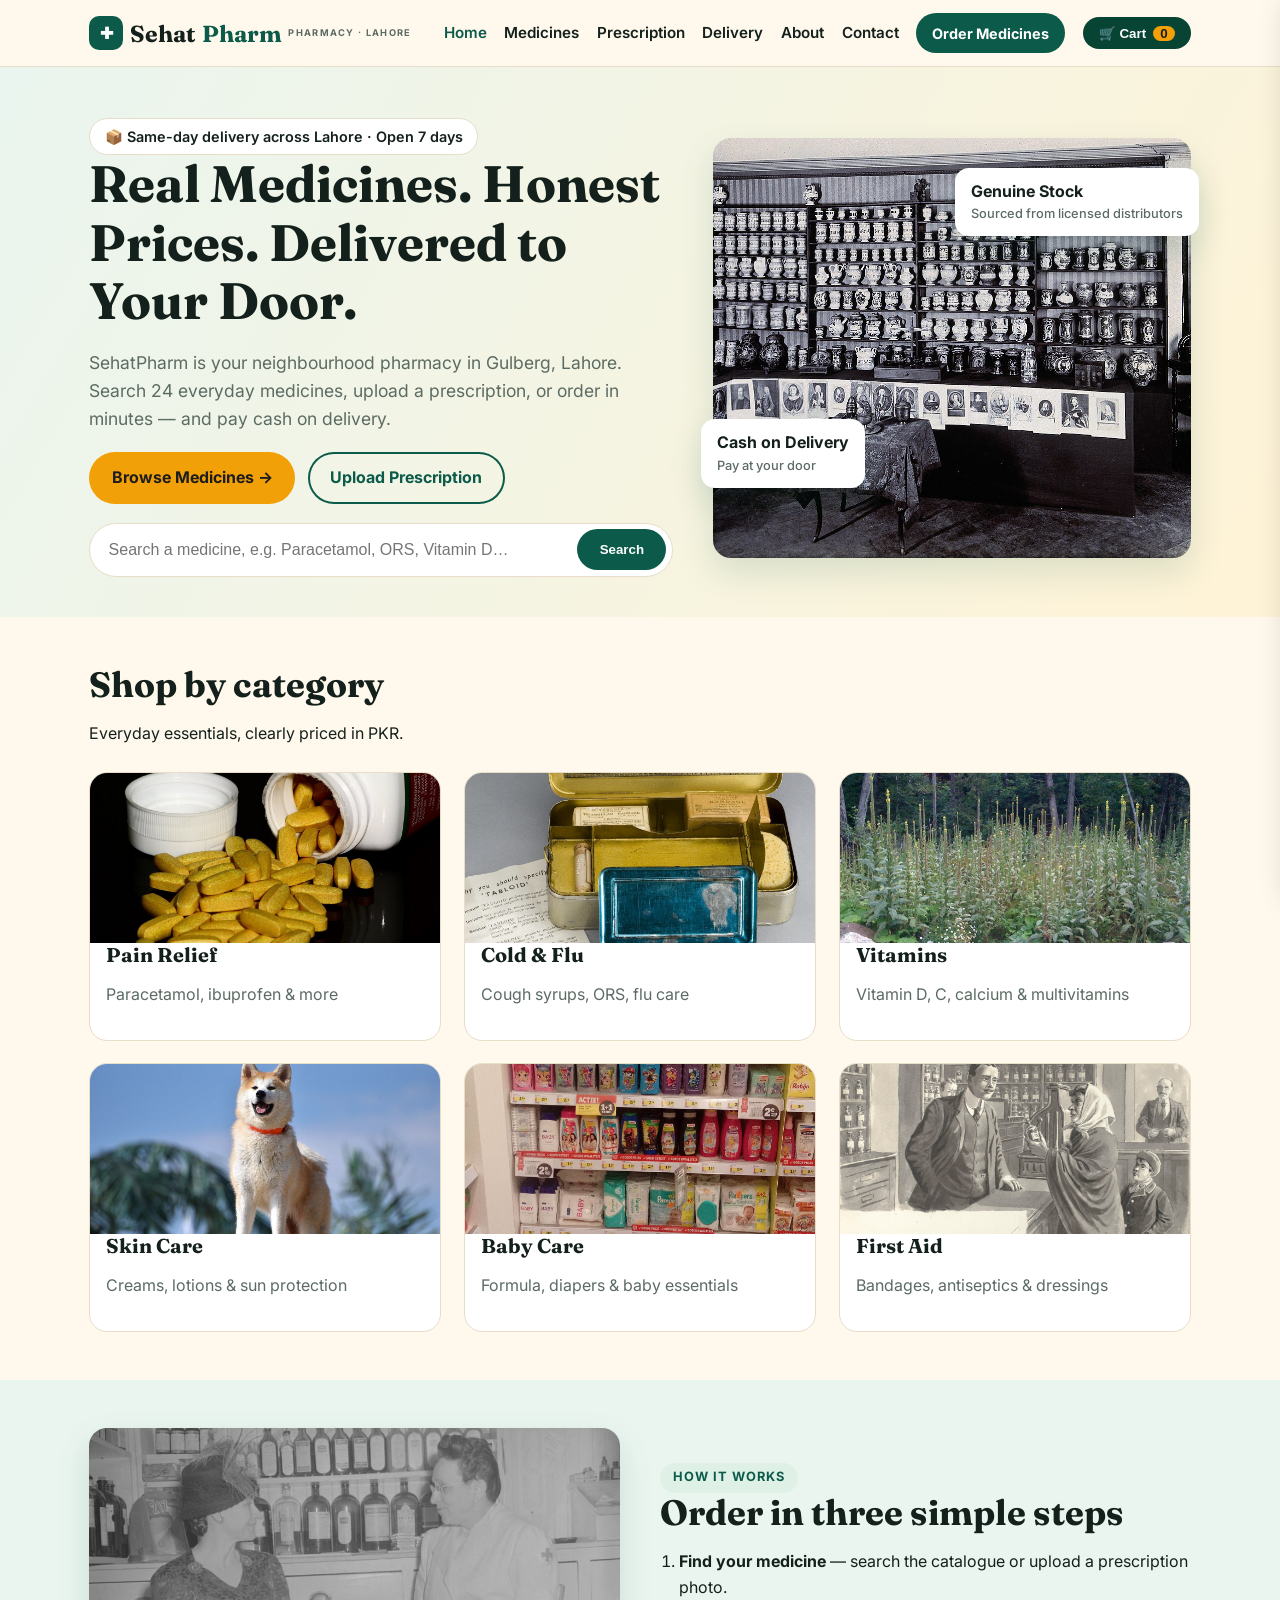
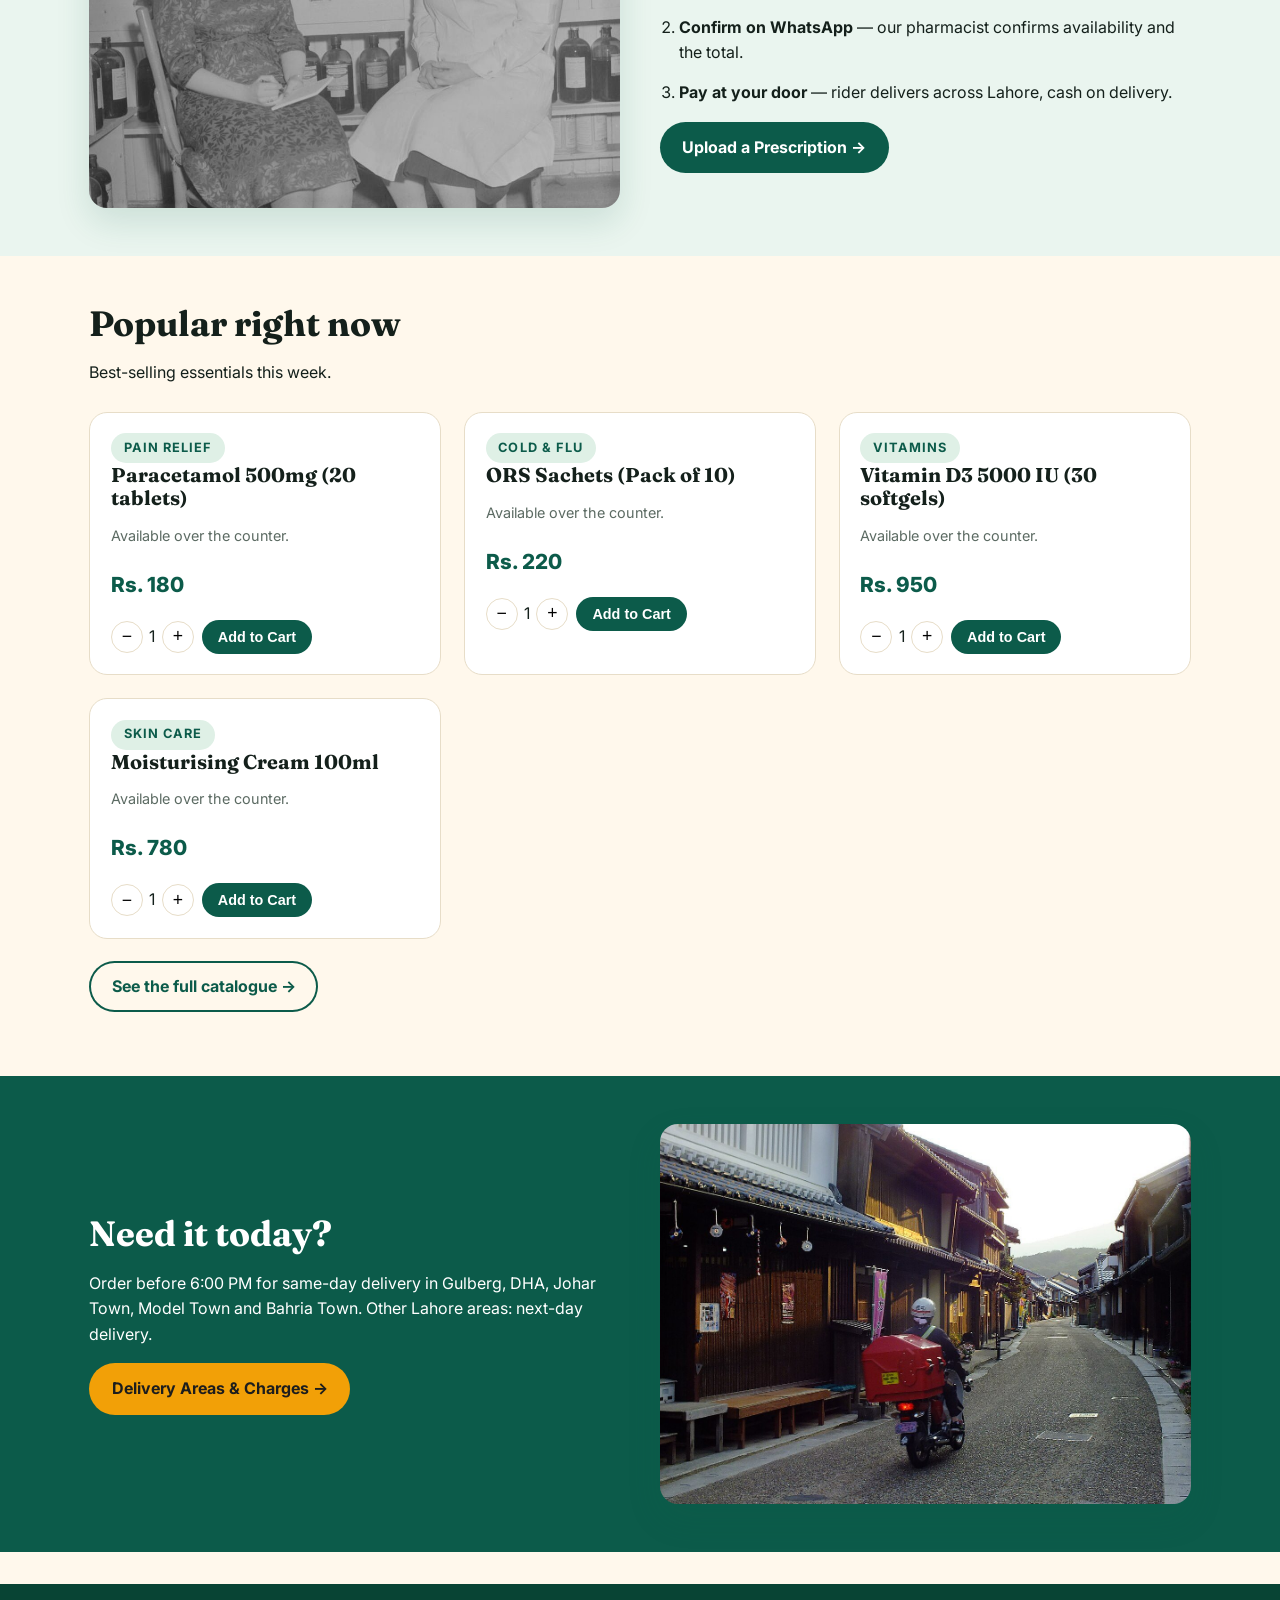
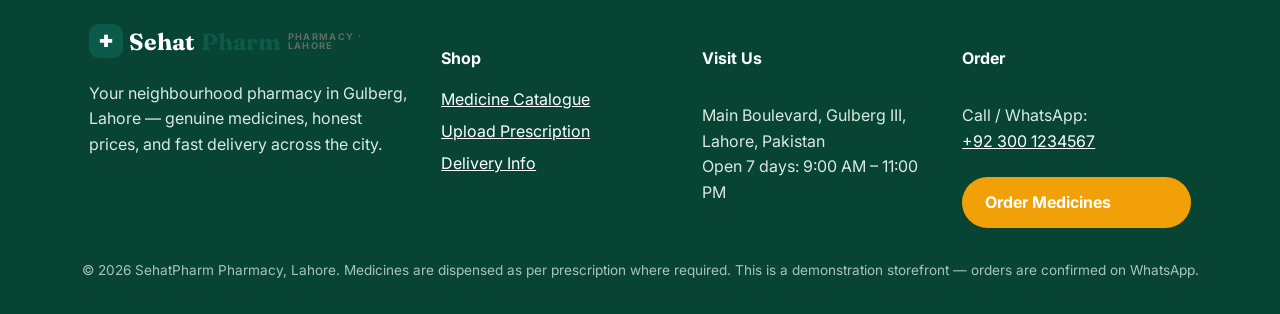
<file: index.html>
<!DOCTYPE html>
<html lang="en">
<head>
<meta charset="UTF-8">
<meta name="viewport" content="width=device-width, initial-scale=1.0">
<title>SehatPharm Pharmacy — Genuine Medicines & Fast Delivery | Lahore</title>
<meta name="description" content="SehatPharm Pharmacy, Gulberg Lahore — genuine medicines, prescription upload, and same-day delivery across Lahore.">
<link rel="preconnect" href="https://fonts.googleapis.com">
<link rel="preconnect" href="https://fonts.gstatic.com" crossorigin>
<link href="https://fonts.googleapis.com/css2?family=Fraunces:opsz,wght@9..144,600;9..144,700&family=Inter:wght@400;500;600;700&display=swap" rel="stylesheet">
<link rel="stylesheet" href="css/style.css">
</head>
<body>
<header class="header"><div class="container nav-in">
<a href="index.html" class="logo"><span class="logo-mark">&#10010;</span>Sehat<em>Pharm</em><small>PHARMACY &middot; LAHORE</small></a>
<nav class="nav" id="nav"><a href="index.html" class="active">Home</a><a href="medicines.html" class="">Medicines</a><a href="prescription.html" class="">Prescription</a><a href="delivery.html" class="">Delivery</a><a href="about.html" class="">About</a><a href="contact.html" class="">Contact</a><a href="medicines.html" class="btn btn-sm">Order Medicines</a><button class="cart-btn" id="cartBtn" aria-label="Open cart">&#128722; Cart <span id="cartCount">0</span></button></nav>
<button class="hamburger" id="hamburger" aria-label="Open menu"><span></span><span></span><span></span></button>
</div></header>
<div class="cart-drawer" id="cartDrawer" aria-hidden="true">
<div class="cart-head"><h3>Your Order</h3><button id="cartClose" aria-label="Close cart">&times;</button></div>
<div id="cartItems" class="cart-items"></div>
<div class="cart-foot"><div class="cart-total">Total: <b id="cartTotal">Rs. 0</b></div>
<p class="muted small">Delivery fee calculated at checkout on WhatsApp. Prescription items are confirmed by our pharmacist before dispatch.</p>
<button class="btn btn-amber wide" id="waCheckout">Order on WhatsApp &rarr;</button>
<button class="btn btn-outline wide" id="cartClear">Clear Cart</button></div>
</div>
<div class="cart-scrim" id="cartScrim"></div>

<section class="hero"><div class="container hero-in"><div>
<span class="badge">&#128230; Same-day delivery across Lahore &middot; Open 7 days</span>
<h1>Real Medicines. Honest Prices. Delivered to Your Door.</h1>
<p class="lead">SehatPharm is your neighbourhood pharmacy in Gulberg, Lahore. Search 24 everyday medicines, upload a prescription, or order in minutes — and pay cash on delivery.</p>
<div class="hero-actions"><a href="medicines.html" class="btn btn-amber">Browse Medicines &rarr;</a><a href="prescription.html" class="btn btn-outline">Upload Prescription</a></div>
<div class="hero-search"><input id="heroSearch" placeholder="Search a medicine, e.g. Paracetamol, ORS, Vitamin D&hellip;"><button class="btn btn-green" id="heroSearchBtn">Search</button></div>
</div>
<div class="hero-visual">
<img src="images/hero.jpg" alt="Well-stocked shelves inside SehatPharm Pharmacy in Lahore">
<div class="chip chip-1">Cash on Delivery<small>Pay at your door</small></div>
<div class="chip chip-2">Genuine Stock<small>Sourced from licensed distributors</small></div>
</div></div></section>

<section class="sec"><div class="container">
<div class="sec-head reveal"><h2>Shop by category</h2><p>Everyday essentials, clearly priced in PKR.</p></div>
<div class="grid cat-grid">
<a class="cat-card reveal" href="medicines.html?cat=Pain%20Relief"><img src="images/vitamins.jpg" alt="Pain relief tablets and supplements"><h3>Pain Relief</h3><p>Paracetamol, ibuprofen &amp; more</p></a>
<a class="cat-card reveal" href="medicines.html?cat=Cold%20%26%20Flu"><img src="images/firstaid.jpg" alt="First aid and cold care supplies"><h3>Cold &amp; Flu</h3><p>Cough syrups, ORS, flu care</p></a>
<a class="cat-card reveal" href="medicines.html?cat=Vitamins"><img src="images/wellness.jpg" alt="Vitamins and wellness supplements"><h3>Vitamins</h3><p>Vitamin D, C, calcium &amp; multivitamins</p></a>
<a class="cat-card reveal" href="medicines.html?cat=Skin%20Care"><img src="images/skincare.jpg" alt="Skin care creams and lotions"><h3>Skin Care</h3><p>Creams, lotions &amp; sun protection</p></a>
<a class="cat-card reveal" href="medicines.html?cat=Baby%20Care"><img src="images/baby.jpg" alt="Baby care products"><h3>Baby Care</h3><p>Formula, diapers &amp; baby essentials</p></a>
<a class="cat-card reveal" href="medicines.html?cat=First%20Aid"><img src="images/shelves.jpg" alt="Pharmacy shelves with medicines"><h3>First Aid</h3><p>Bandages, antiseptics &amp; dressings</p></a>
</div></div></section>

<section class="sec sec-alt"><div class="container two">
<div class="reveal"><img src="images/pharmacist.jpg" alt="Pharmacist at SehatPharm checking a prescription"></div>
<div class="reveal"><span class="pill">HOW IT WORKS</span><h2>Order in three simple steps</h2>
<ol class="steps"><li><b>Find your medicine</b> — search the catalogue or upload a prescription photo.</li>
<li><b>Confirm on WhatsApp</b> — our pharmacist confirms availability and the total.</li>
<li><b>Pay at your door</b> — rider delivers across Lahore, cash on delivery.</li></ol>
<a href="prescription.html" class="btn btn-green">Upload a Prescription &rarr;</a></div>
</div></section>

<section class="sec"><div class="container">
<div class="sec-head reveal"><h2>Popular right now</h2><p>Best-selling essentials this week.</p></div>
<div class="grid" id="homePopular"></div>
<p style="margin-top:1.4rem"><a href="medicines.html" class="btn btn-outline">See the full catalogue &rarr;</a></p>
</div></section>

<section class="sec sec-green"><div class="container two">
<div class="reveal"><h2>Need it today?</h2><p>Order before 6:00 PM for same-day delivery in Gulberg, DHA, Johar Town, Model Town and Bahria Town. Other Lahore areas: next-day delivery.</p><a href="delivery.html" class="btn btn-amber">Delivery Areas &amp; Charges &rarr;</a></div>
<div class="reveal"><img src="images/delivery.jpg" alt="Delivery rider on a motorcycle in the city"></div>
</div></section>

<footer class="footer"><div class="container foot-in">
<div><a href="index.html" class="logo"><span class="logo-mark">&#10010;</span>Sehat<em>Pharm</em><small>PHARMACY &middot; LAHORE</small></a>
<p>Your neighbourhood pharmacy in Gulberg, Lahore — genuine medicines, honest prices, and fast delivery across the city.</p></div>
<div><h4>Shop</h4><a href="medicines.html">Medicine Catalogue</a><a href="prescription.html">Upload Prescription</a><a href="delivery.html">Delivery Info</a></div>
<div><h4>Visit Us</h4><p>Main Boulevard, Gulberg III,<br>Lahore, Pakistan<br>Open 7 days: 9:00 AM &ndash; 11:00 PM</p></div>
<div><h4>Order</h4><p>Call / WhatsApp:<br><a href="https://wa.me/923001234567">+92 300 1234567</a></p><a href="medicines.html" class="btn btn-amber">Order Medicines</a></div>
</div><p class="foot-note">&copy; 2026 SehatPharm Pharmacy, Lahore. Medicines are dispensed as per prescription where required. This is a demonstration storefront — orders are confirmed on WhatsApp.</p></footer>
<script src="js/script.js"></script>
</body>
</html>
</file>
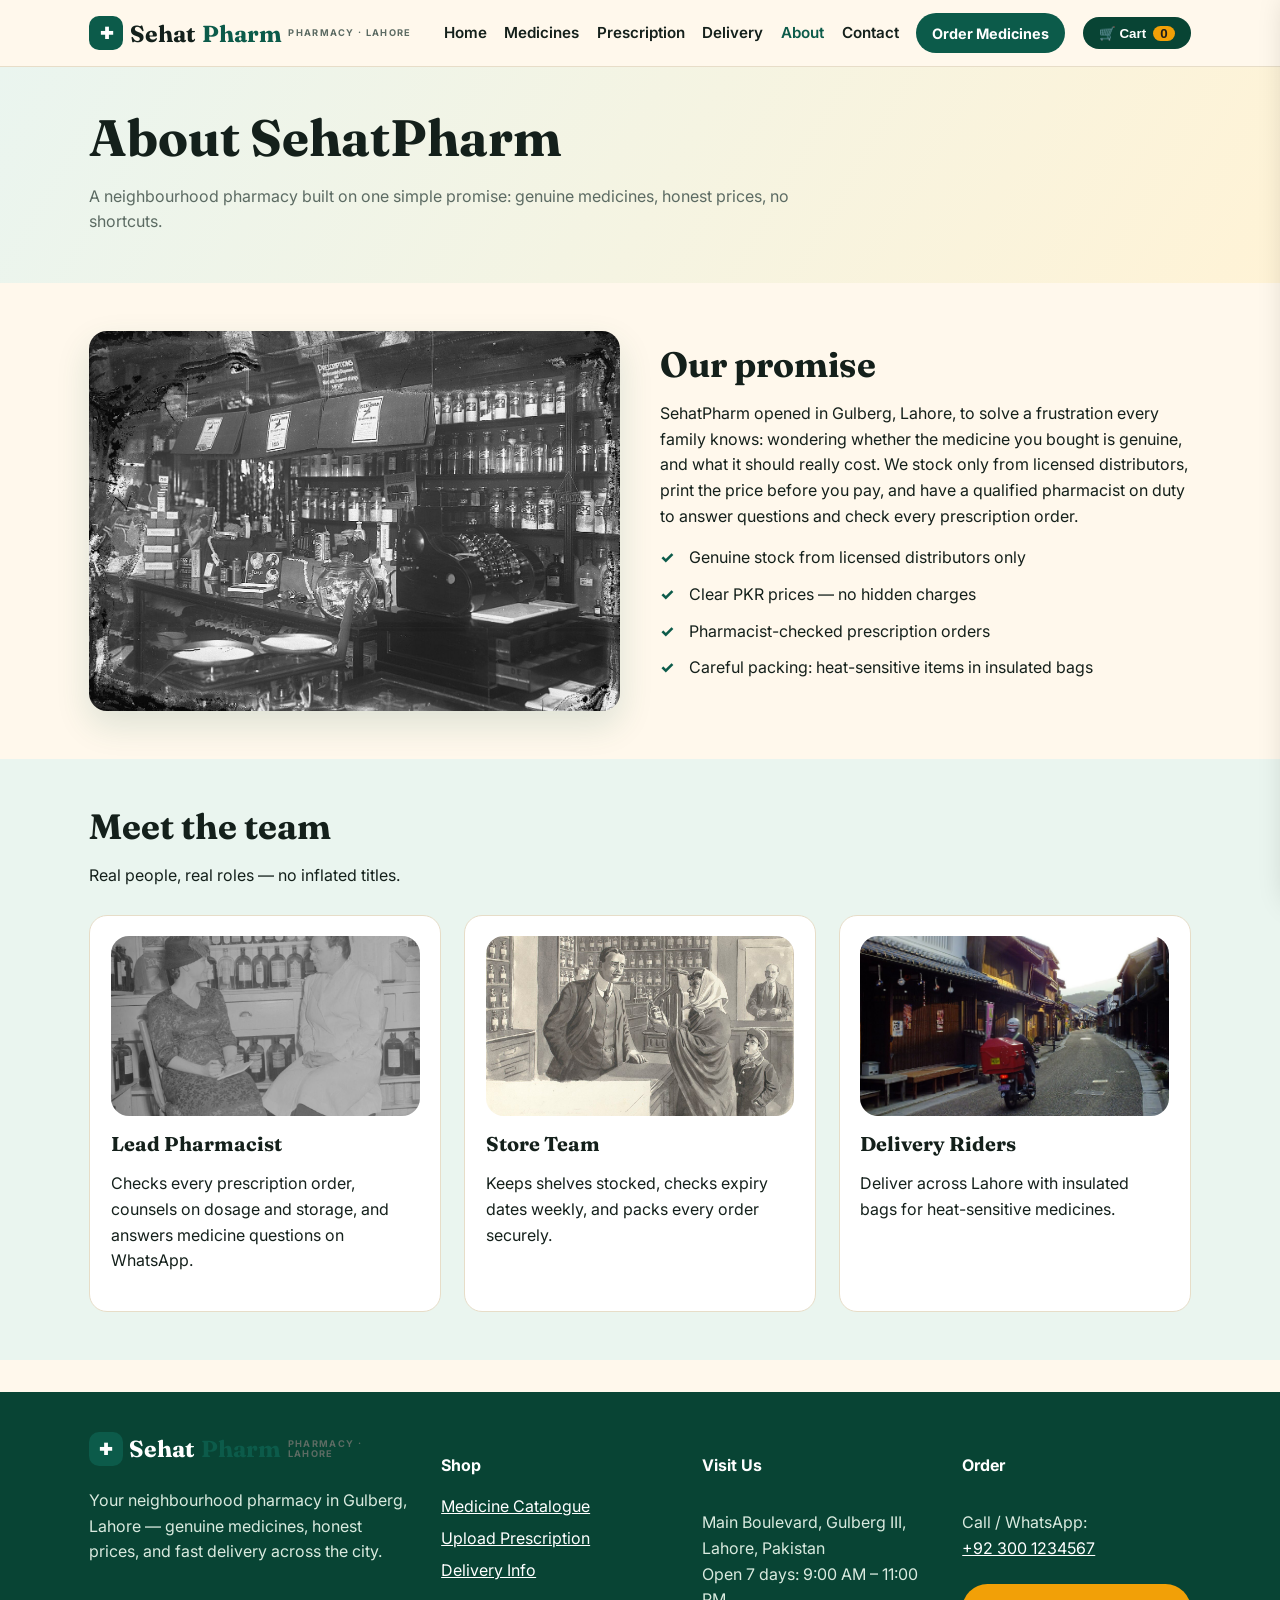
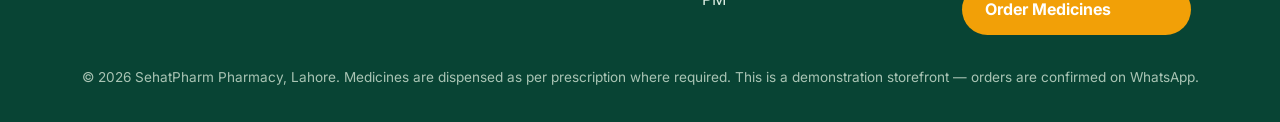
<file: about.html>
<!DOCTYPE html>
<html lang="en">
<head>
<meta charset="UTF-8">
<meta name="viewport" content="width=device-width, initial-scale=1.0">
<title>About SehatPharm Pharmacy — Lahore</title>
<meta name="description" content="About SehatPharm Pharmacy in Gulberg, Lahore — genuine medicines, a qualified pharmacist on staff, and honest service.">
<link rel="preconnect" href="https://fonts.googleapis.com">
<link rel="preconnect" href="https://fonts.gstatic.com" crossorigin>
<link href="https://fonts.googleapis.com/css2?family=Fraunces:opsz,wght@9..144,600;9..144,700&family=Inter:wght@400;500;600;700&display=swap" rel="stylesheet">
<link rel="stylesheet" href="css/style.css">
</head>
<body>
<header class="header"><div class="container nav-in">
<a href="index.html" class="logo"><span class="logo-mark">&#10010;</span>Sehat<em>Pharm</em><small>PHARMACY &middot; LAHORE</small></a>
<nav class="nav" id="nav"><a href="index.html" class="">Home</a><a href="medicines.html" class="">Medicines</a><a href="prescription.html" class="">Prescription</a><a href="delivery.html" class="">Delivery</a><a href="about.html" class="active">About</a><a href="contact.html" class="">Contact</a><a href="medicines.html" class="btn btn-sm">Order Medicines</a><button class="cart-btn" id="cartBtn" aria-label="Open cart">&#128722; Cart <span id="cartCount">0</span></button></nav>
<button class="hamburger" id="hamburger" aria-label="Open menu"><span></span><span></span><span></span></button>
</div></header>
<div class="cart-drawer" id="cartDrawer" aria-hidden="true">
<div class="cart-head"><h3>Your Order</h3><button id="cartClose" aria-label="Close cart">&times;</button></div>
<div id="cartItems" class="cart-items"></div>
<div class="cart-foot"><div class="cart-total">Total: <b id="cartTotal">Rs. 0</b></div>
<p class="muted small">Delivery fee calculated at checkout on WhatsApp. Prescription items are confirmed by our pharmacist before dispatch.</p>
<button class="btn btn-amber wide" id="waCheckout">Order on WhatsApp &rarr;</button>
<button class="btn btn-outline wide" id="cartClear">Clear Cart</button></div>
</div>
<div class="cart-scrim" id="cartScrim"></div>

<section class="page-head"><div class="container"><h1>About SehatPharm</h1><p>A neighbourhood pharmacy built on one simple promise: genuine medicines, honest prices, no shortcuts.</p></div></section>
<section class="sec"><div class="container two">
<div><img src="images/about.jpg" alt="Inside SehatPharm Pharmacy, Gulberg Lahore"></div>
<div><h2>Our promise</h2><p>SehatPharm opened in Gulberg, Lahore, to solve a frustration every family knows: wondering whether the medicine you bought is genuine, and what it should really cost. We stock only from licensed distributors, print the price before you pay, and have a qualified pharmacist on duty to answer questions and check every prescription order.</p>
<ul class="tick"><li>Genuine stock from licensed distributors only</li><li>Clear PKR prices — no hidden charges</li><li>Pharmacist-checked prescription orders</li><li>Careful packing: heat-sensitive items in insulated bags</li></ul></div>
</div></section>
<section class="sec sec-alt"><div class="container">
<div class="sec-head"><h2>Meet the team</h2><p>Real people, real roles — no inflated titles.</p></div>
<div class="grid">
<div class="card reveal"><div class="card-body"><img src="images/pharmacist.jpg" alt="Pharmacist at work at SehatPharm"><h3>Lead Pharmacist</h3><p>Checks every prescription order, counsels on dosage and storage, and answers medicine questions on WhatsApp.</p></div></div>
<div class="card reveal"><div class="card-body"><img src="images/shelves.jpg" alt="Organised medicine shelves at SehatPharm"><h3>Store Team</h3><p>Keeps shelves stocked, checks expiry dates weekly, and packs every order securely.</p></div></div>
<div class="card reveal"><div class="card-body"><img src="images/delivery.jpg" alt="SehatPharm delivery rider"><h3>Delivery Riders</h3><p>Deliver across Lahore with insulated bags for heat-sensitive medicines.</p></div></div>
</div></div></section>

<footer class="footer"><div class="container foot-in">
<div><a href="index.html" class="logo"><span class="logo-mark">&#10010;</span>Sehat<em>Pharm</em><small>PHARMACY &middot; LAHORE</small></a>
<p>Your neighbourhood pharmacy in Gulberg, Lahore — genuine medicines, honest prices, and fast delivery across the city.</p></div>
<div><h4>Shop</h4><a href="medicines.html">Medicine Catalogue</a><a href="prescription.html">Upload Prescription</a><a href="delivery.html">Delivery Info</a></div>
<div><h4>Visit Us</h4><p>Main Boulevard, Gulberg III,<br>Lahore, Pakistan<br>Open 7 days: 9:00 AM &ndash; 11:00 PM</p></div>
<div><h4>Order</h4><p>Call / WhatsApp:<br><a href="https://wa.me/923001234567">+92 300 1234567</a></p><a href="medicines.html" class="btn btn-amber">Order Medicines</a></div>
</div><p class="foot-note">&copy; 2026 SehatPharm Pharmacy, Lahore. Medicines are dispensed as per prescription where required. This is a demonstration storefront — orders are confirmed on WhatsApp.</p></footer>
<script src="js/script.js"></script>
</body>
</html>
</file>
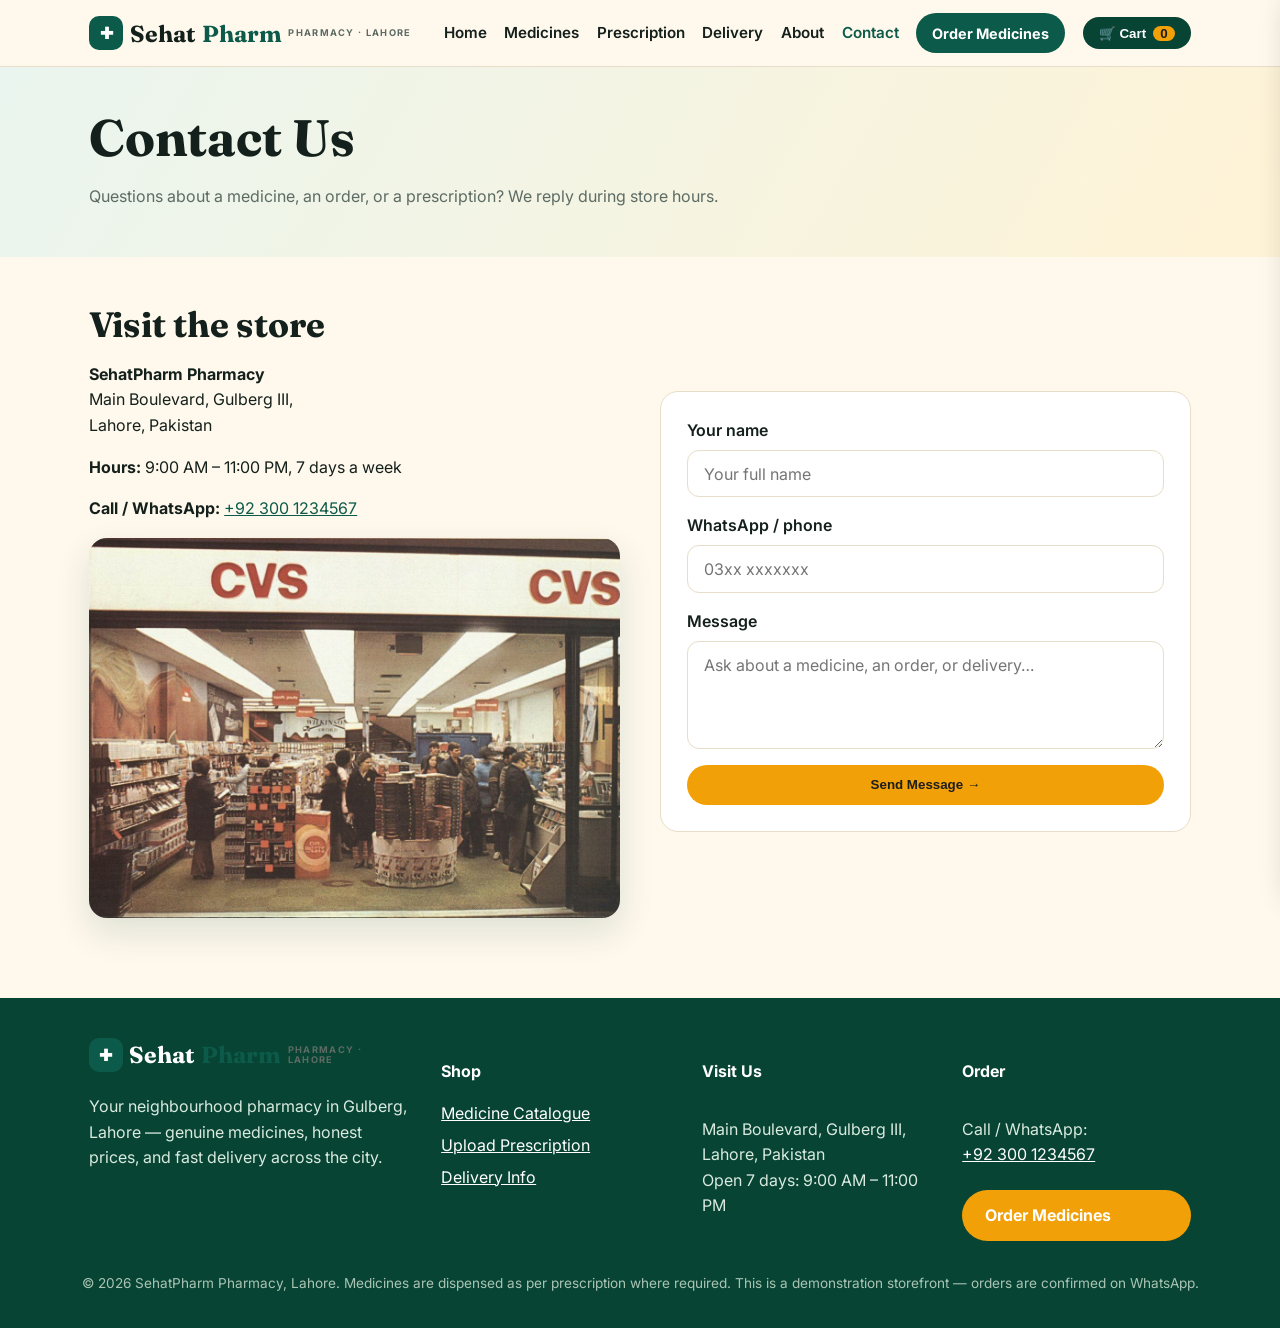
<file: contact.html>
<!DOCTYPE html>
<html lang="en">
<head>
<meta charset="UTF-8">
<meta name="viewport" content="width=device-width, initial-scale=1.0">
<title>Contact SehatPharm Pharmacy — Lahore</title>
<meta name="description" content="Contact SehatPharm Pharmacy in Gulberg, Lahore — visit the store, call or WhatsApp, or send a message.">
<link rel="preconnect" href="https://fonts.googleapis.com">
<link rel="preconnect" href="https://fonts.gstatic.com" crossorigin>
<link href="https://fonts.googleapis.com/css2?family=Fraunces:opsz,wght@9..144,600;9..144,700&family=Inter:wght@400;500;600;700&display=swap" rel="stylesheet">
<link rel="stylesheet" href="css/style.css">
</head>
<body>
<header class="header"><div class="container nav-in">
<a href="index.html" class="logo"><span class="logo-mark">&#10010;</span>Sehat<em>Pharm</em><small>PHARMACY &middot; LAHORE</small></a>
<nav class="nav" id="nav"><a href="index.html" class="">Home</a><a href="medicines.html" class="">Medicines</a><a href="prescription.html" class="">Prescription</a><a href="delivery.html" class="">Delivery</a><a href="about.html" class="">About</a><a href="contact.html" class="active">Contact</a><a href="medicines.html" class="btn btn-sm">Order Medicines</a><button class="cart-btn" id="cartBtn" aria-label="Open cart">&#128722; Cart <span id="cartCount">0</span></button></nav>
<button class="hamburger" id="hamburger" aria-label="Open menu"><span></span><span></span><span></span></button>
</div></header>
<div class="cart-drawer" id="cartDrawer" aria-hidden="true">
<div class="cart-head"><h3>Your Order</h3><button id="cartClose" aria-label="Close cart">&times;</button></div>
<div id="cartItems" class="cart-items"></div>
<div class="cart-foot"><div class="cart-total">Total: <b id="cartTotal">Rs. 0</b></div>
<p class="muted small">Delivery fee calculated at checkout on WhatsApp. Prescription items are confirmed by our pharmacist before dispatch.</p>
<button class="btn btn-amber wide" id="waCheckout">Order on WhatsApp &rarr;</button>
<button class="btn btn-outline wide" id="cartClear">Clear Cart</button></div>
</div>
<div class="cart-scrim" id="cartScrim"></div>

<section class="page-head"><div class="container"><h1>Contact Us</h1><p>Questions about a medicine, an order, or a prescription? We reply during store hours.</p></div></section>
<section class="sec"><div class="container two">
<div>
<h2>Visit the store</h2>
<p><b>SehatPharm Pharmacy</b><br>Main Boulevard, Gulberg III,<br>Lahore, Pakistan</p>
<p><b>Hours:</b> 9:00 AM &ndash; 11:00 PM, 7 days a week</p>
<p><b>Call / WhatsApp:</b> <a href="https://wa.me/923001234567">+92 300 1234567</a></p>
<img src="images/contact.jpg" alt="SehatPharm Pharmacy storefront">
</div>
<div>
<form class="form" id="contactForm">
<label>Your name <input required id="cName" placeholder="Your full name"></label>
<label>WhatsApp / phone <input required id="cPhone" placeholder="03xx xxxxxxx"></label>
<label>Message <textarea required id="cMsg" rows="4" placeholder="Ask about a medicine, an order, or delivery&hellip;"></textarea></label>
<button class="btn btn-amber wide" type="submit">Send Message &rarr;</button>
<div class="success" id="cSuccess" hidden></div>
</form>
</div></div></section>

<footer class="footer"><div class="container foot-in">
<div><a href="index.html" class="logo"><span class="logo-mark">&#10010;</span>Sehat<em>Pharm</em><small>PHARMACY &middot; LAHORE</small></a>
<p>Your neighbourhood pharmacy in Gulberg, Lahore — genuine medicines, honest prices, and fast delivery across the city.</p></div>
<div><h4>Shop</h4><a href="medicines.html">Medicine Catalogue</a><a href="prescription.html">Upload Prescription</a><a href="delivery.html">Delivery Info</a></div>
<div><h4>Visit Us</h4><p>Main Boulevard, Gulberg III,<br>Lahore, Pakistan<br>Open 7 days: 9:00 AM &ndash; 11:00 PM</p></div>
<div><h4>Order</h4><p>Call / WhatsApp:<br><a href="https://wa.me/923001234567">+92 300 1234567</a></p><a href="medicines.html" class="btn btn-amber">Order Medicines</a></div>
</div><p class="foot-note">&copy; 2026 SehatPharm Pharmacy, Lahore. Medicines are dispensed as per prescription where required. This is a demonstration storefront — orders are confirmed on WhatsApp.</p></footer>
<script src="js/script.js"></script>
</body>
</html>
</file>
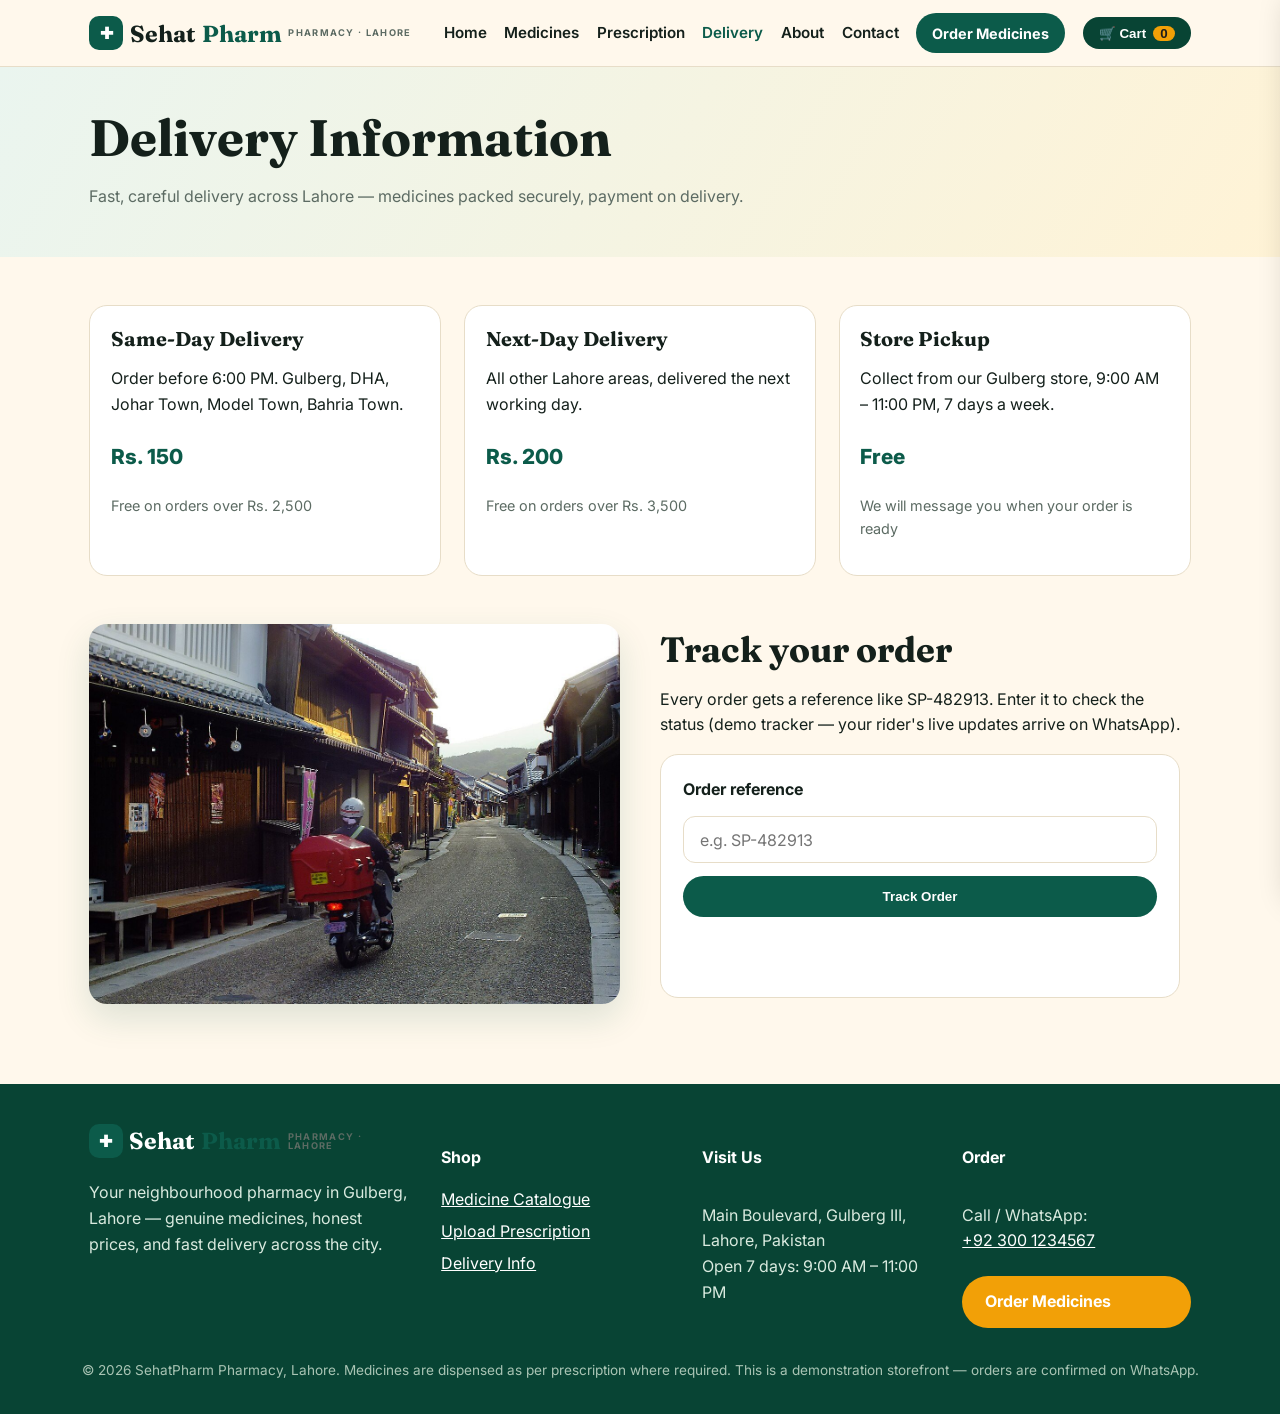
<file: delivery.html>
<!DOCTYPE html>
<html lang="en">
<head>
<meta charset="UTF-8">
<meta name="viewport" content="width=device-width, initial-scale=1.0">
<title>Delivery Information — SehatPharm Pharmacy Lahore</title>
<meta name="description" content="SehatPharm delivery areas, charges and timings across Lahore, plus order tracking.">
<link rel="preconnect" href="https://fonts.googleapis.com">
<link rel="preconnect" href="https://fonts.gstatic.com" crossorigin>
<link href="https://fonts.googleapis.com/css2?family=Fraunces:opsz,wght@9..144,600;9..144,700&family=Inter:wght@400;500;600;700&display=swap" rel="stylesheet">
<link rel="stylesheet" href="css/style.css">
</head>
<body>
<header class="header"><div class="container nav-in">
<a href="index.html" class="logo"><span class="logo-mark">&#10010;</span>Sehat<em>Pharm</em><small>PHARMACY &middot; LAHORE</small></a>
<nav class="nav" id="nav"><a href="index.html" class="">Home</a><a href="medicines.html" class="">Medicines</a><a href="prescription.html" class="">Prescription</a><a href="delivery.html" class="active">Delivery</a><a href="about.html" class="">About</a><a href="contact.html" class="">Contact</a><a href="medicines.html" class="btn btn-sm">Order Medicines</a><button class="cart-btn" id="cartBtn" aria-label="Open cart">&#128722; Cart <span id="cartCount">0</span></button></nav>
<button class="hamburger" id="hamburger" aria-label="Open menu"><span></span><span></span><span></span></button>
</div></header>
<div class="cart-drawer" id="cartDrawer" aria-hidden="true">
<div class="cart-head"><h3>Your Order</h3><button id="cartClose" aria-label="Close cart">&times;</button></div>
<div id="cartItems" class="cart-items"></div>
<div class="cart-foot"><div class="cart-total">Total: <b id="cartTotal">Rs. 0</b></div>
<p class="muted small">Delivery fee calculated at checkout on WhatsApp. Prescription items are confirmed by our pharmacist before dispatch.</p>
<button class="btn btn-amber wide" id="waCheckout">Order on WhatsApp &rarr;</button>
<button class="btn btn-outline wide" id="cartClear">Clear Cart</button></div>
</div>
<div class="cart-scrim" id="cartScrim"></div>

<section class="page-head"><div class="container"><h1>Delivery Information</h1><p>Fast, careful delivery across Lahore — medicines packed securely, payment on delivery.</p></div></section>
<section class="sec"><div class="container">
<div class="grid">
<div class="card reveal"><div class="card-body"><h3>Same-Day Delivery</h3><p>Order before 6:00 PM. Gulberg, DHA, Johar Town, Model Town, Bahria Town.</p><span class="price">Rs. 150</span><p class="muted small">Free on orders over Rs. 2,500</p></div></div>
<div class="card reveal"><div class="card-body"><h3>Next-Day Delivery</h3><p>All other Lahore areas, delivered the next working day.</p><span class="price">Rs. 200</span><p class="muted small">Free on orders over Rs. 3,500</p></div></div>
<div class="card reveal"><div class="card-body"><h3>Store Pickup</h3><p>Collect from our Gulberg store, 9:00 AM &ndash; 11:00 PM, 7 days a week.</p><span class="price">Free</span><p class="muted small">We will message you when your order is ready</p></div></div>
</div></div></section>
<section class="sec" style="padding-top:0"><div class="container two">
<div class="reveal"><img src="images/delivery.jpg" alt="SehatPharm delivery rider ready to leave with an order"></div>
<div class="reveal"><h2>Track your order</h2><p>Every order gets a reference like SP-482913. Enter it to check the status (demo tracker — your rider's live updates arrive on WhatsApp).</p>
<div class="lookup"><label for="trackRef"><b>Order reference</b></label><input id="trackRef" placeholder="e.g. SP-482913"><button class="btn btn-green" id="trackBtn">Track Order</button><p class="err" id="trackErr"></p><div id="trackResult"></div></div></div>
</div></section>

<footer class="footer"><div class="container foot-in">
<div><a href="index.html" class="logo"><span class="logo-mark">&#10010;</span>Sehat<em>Pharm</em><small>PHARMACY &middot; LAHORE</small></a>
<p>Your neighbourhood pharmacy in Gulberg, Lahore — genuine medicines, honest prices, and fast delivery across the city.</p></div>
<div><h4>Shop</h4><a href="medicines.html">Medicine Catalogue</a><a href="prescription.html">Upload Prescription</a><a href="delivery.html">Delivery Info</a></div>
<div><h4>Visit Us</h4><p>Main Boulevard, Gulberg III,<br>Lahore, Pakistan<br>Open 7 days: 9:00 AM &ndash; 11:00 PM</p></div>
<div><h4>Order</h4><p>Call / WhatsApp:<br><a href="https://wa.me/923001234567">+92 300 1234567</a></p><a href="medicines.html" class="btn btn-amber">Order Medicines</a></div>
</div><p class="foot-note">&copy; 2026 SehatPharm Pharmacy, Lahore. Medicines are dispensed as per prescription where required. This is a demonstration storefront — orders are confirmed on WhatsApp.</p></footer>
<script src="js/script.js"></script>
</body>
</html>
</file>
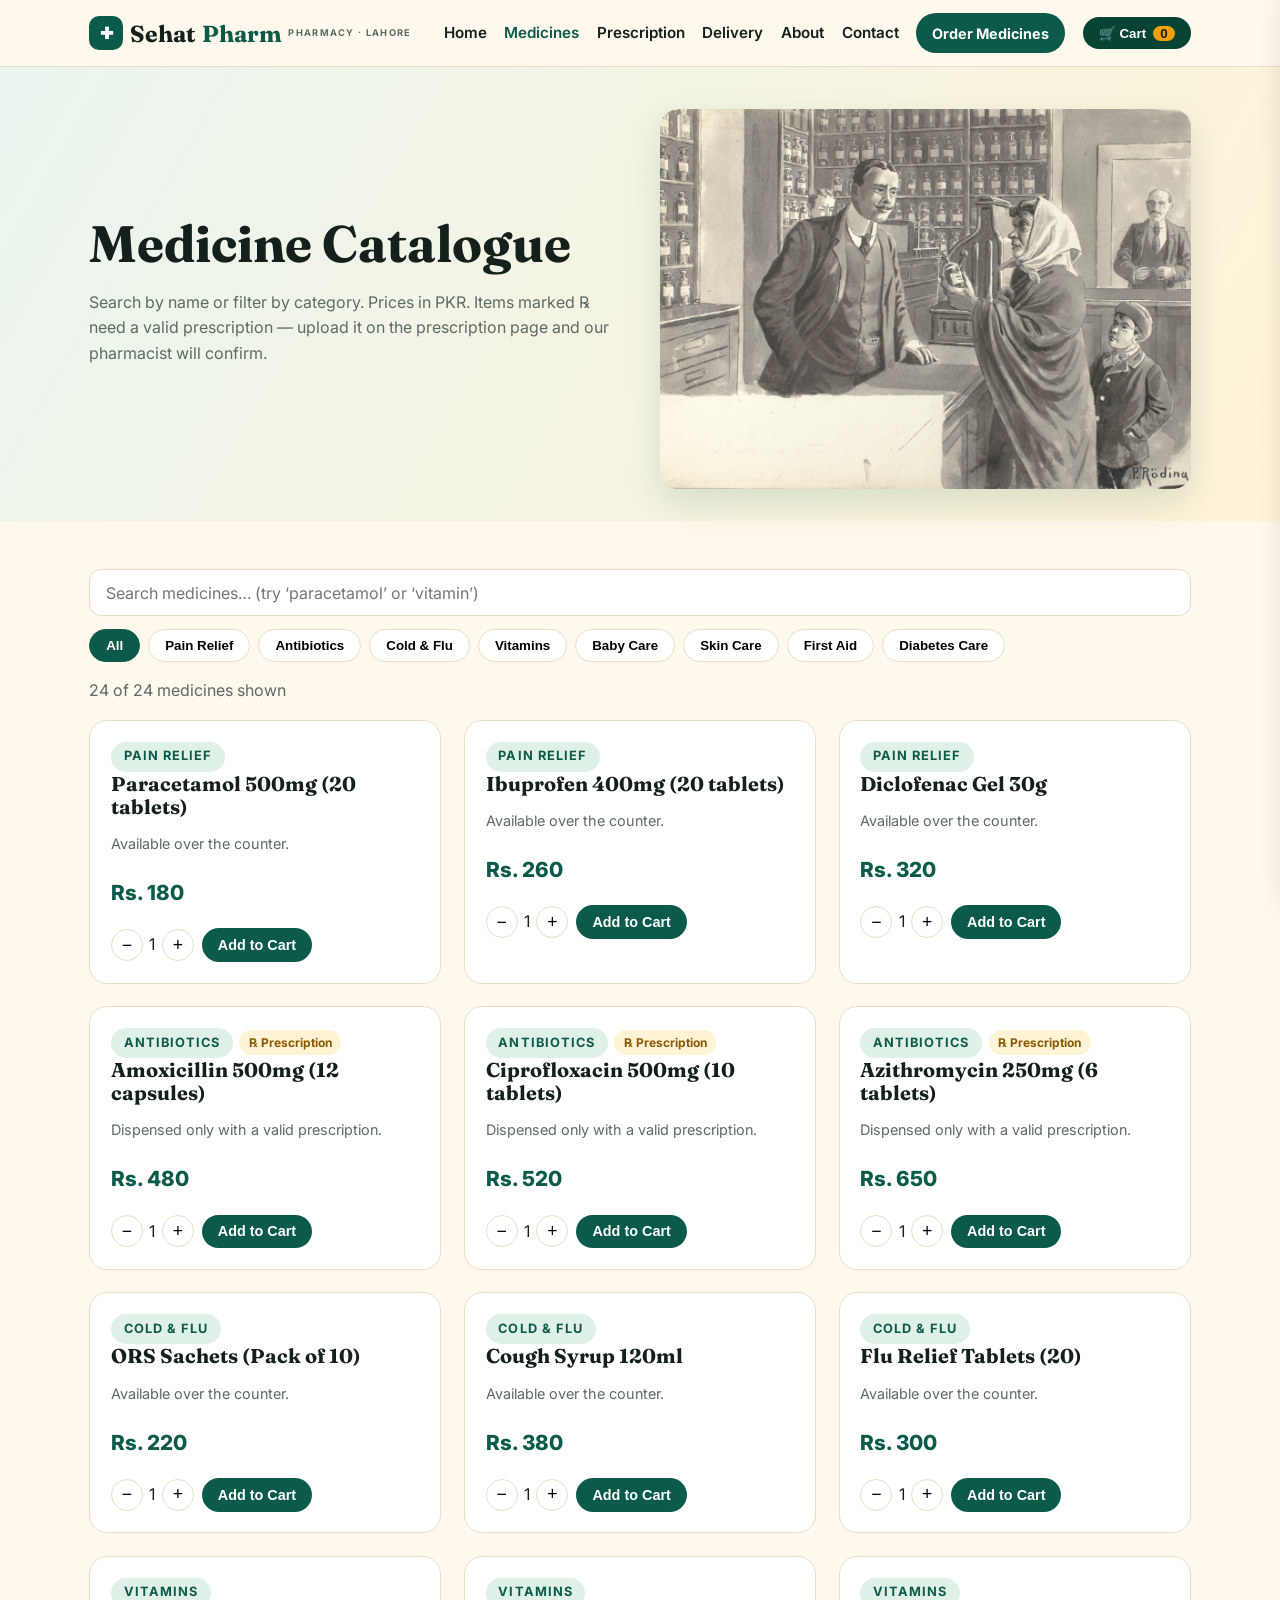
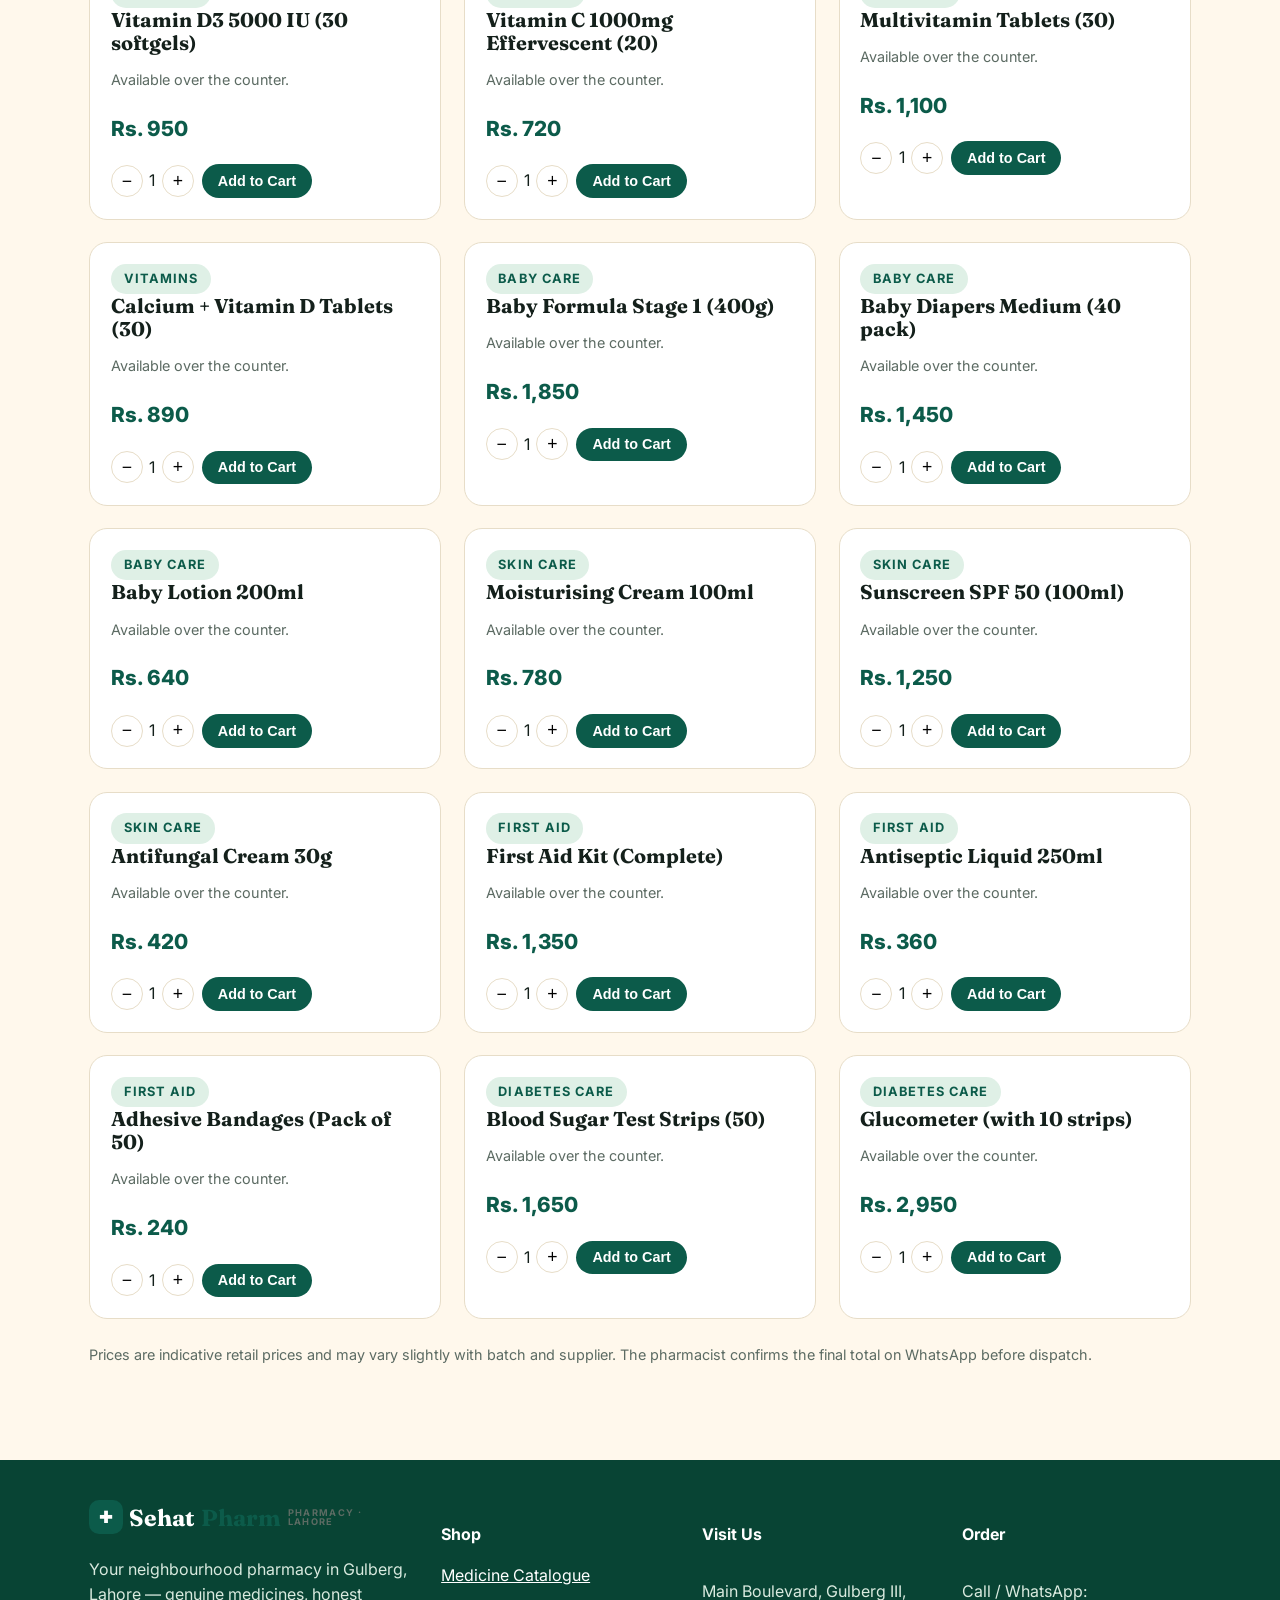
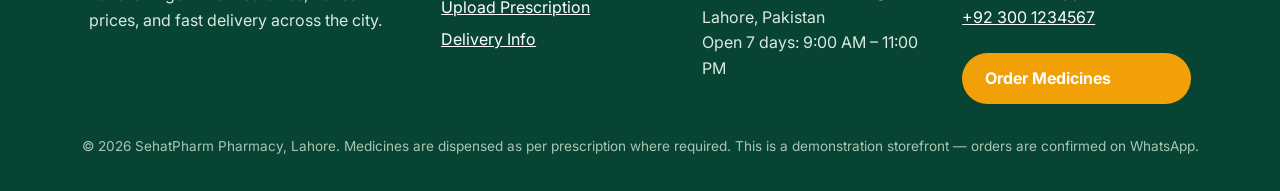
<file: medicines.html>
<!DOCTYPE html>
<html lang="en">
<head>
<meta charset="UTF-8">
<meta name="viewport" content="width=device-width, initial-scale=1.0">
<title>Medicine Catalogue — SehatPharm Pharmacy Lahore</title>
<meta name="description" content="Search SehatPharm's medicine catalogue by name or category, with honest PKR prices and WhatsApp ordering.">
<link rel="preconnect" href="https://fonts.googleapis.com">
<link rel="preconnect" href="https://fonts.gstatic.com" crossorigin>
<link href="https://fonts.googleapis.com/css2?family=Fraunces:opsz,wght@9..144,600;9..144,700&family=Inter:wght@400;500;600;700&display=swap" rel="stylesheet">
<link rel="stylesheet" href="css/style.css">
</head>
<body>
<header class="header"><div class="container nav-in">
<a href="index.html" class="logo"><span class="logo-mark">&#10010;</span>Sehat<em>Pharm</em><small>PHARMACY &middot; LAHORE</small></a>
<nav class="nav" id="nav"><a href="index.html" class="">Home</a><a href="medicines.html" class="active">Medicines</a><a href="prescription.html" class="">Prescription</a><a href="delivery.html" class="">Delivery</a><a href="about.html" class="">About</a><a href="contact.html" class="">Contact</a><a href="medicines.html" class="btn btn-sm">Order Medicines</a><button class="cart-btn" id="cartBtn" aria-label="Open cart">&#128722; Cart <span id="cartCount">0</span></button></nav>
<button class="hamburger" id="hamburger" aria-label="Open menu"><span></span><span></span><span></span></button>
</div></header>
<div class="cart-drawer" id="cartDrawer" aria-hidden="true">
<div class="cart-head"><h3>Your Order</h3><button id="cartClose" aria-label="Close cart">&times;</button></div>
<div id="cartItems" class="cart-items"></div>
<div class="cart-foot"><div class="cart-total">Total: <b id="cartTotal">Rs. 0</b></div>
<p class="muted small">Delivery fee calculated at checkout on WhatsApp. Prescription items are confirmed by our pharmacist before dispatch.</p>
<button class="btn btn-amber wide" id="waCheckout">Order on WhatsApp &rarr;</button>
<button class="btn btn-outline wide" id="cartClear">Clear Cart</button></div>
</div>
<div class="cart-scrim" id="cartScrim"></div>

<section class="page-head"><div class="container two"><div><h1>Medicine Catalogue</h1><p>Search by name or filter by category. Prices in PKR. Items marked &#8478; need a valid prescription — upload it on the prescription page and our pharmacist will confirm.</p></div><div><img src="images/shelves.jpg" alt="Medicine shelves at SehatPharm Pharmacy"></div></div></section>
<section class="sec"><div class="container">
<div class="toolbar">
<input id="medSearch" placeholder="Search medicines&hellip; (try &lsquo;paracetamol&rsquo; or &lsquo;vitamin&rsquo;)">
<div class="filters" id="catFilters"></div>
</div>
<p class="muted" id="medCount"></p>
<div class="grid" id="medGrid"></div>
<p class="muted small" style="margin-top:1.5rem">Prices are indicative retail prices and may vary slightly with batch and supplier. The pharmacist confirms the final total on WhatsApp before dispatch.</p>
</div></section>

<footer class="footer"><div class="container foot-in">
<div><a href="index.html" class="logo"><span class="logo-mark">&#10010;</span>Sehat<em>Pharm</em><small>PHARMACY &middot; LAHORE</small></a>
<p>Your neighbourhood pharmacy in Gulberg, Lahore — genuine medicines, honest prices, and fast delivery across the city.</p></div>
<div><h4>Shop</h4><a href="medicines.html">Medicine Catalogue</a><a href="prescription.html">Upload Prescription</a><a href="delivery.html">Delivery Info</a></div>
<div><h4>Visit Us</h4><p>Main Boulevard, Gulberg III,<br>Lahore, Pakistan<br>Open 7 days: 9:00 AM &ndash; 11:00 PM</p></div>
<div><h4>Order</h4><p>Call / WhatsApp:<br><a href="https://wa.me/923001234567">+92 300 1234567</a></p><a href="medicines.html" class="btn btn-amber">Order Medicines</a></div>
</div><p class="foot-note">&copy; 2026 SehatPharm Pharmacy, Lahore. Medicines are dispensed as per prescription where required. This is a demonstration storefront — orders are confirmed on WhatsApp.</p></footer>
<script src="js/script.js"></script>
</body>
</html>
</file>
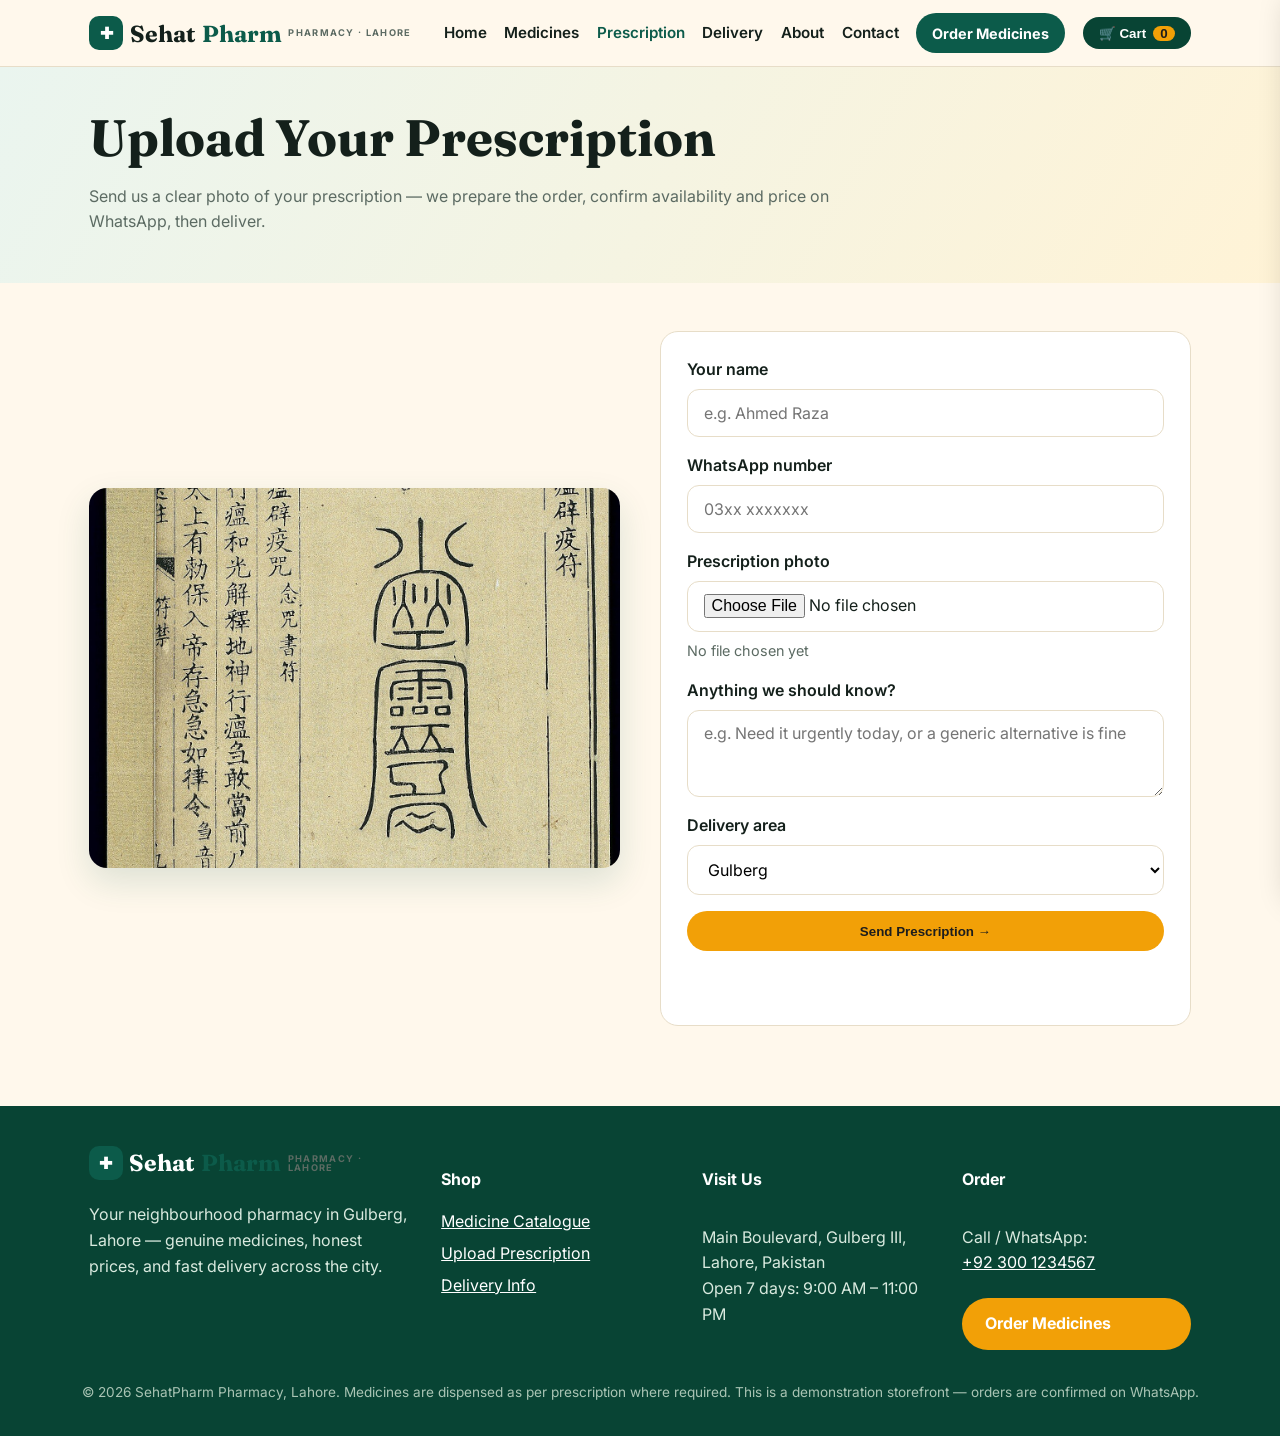
<file: prescription.html>
<!DOCTYPE html>
<html lang="en">
<head>
<meta charset="UTF-8">
<meta name="viewport" content="width=device-width, initial-scale=1.0">
<title>Upload Prescription — SehatPharm Pharmacy Lahore</title>
<meta name="description" content="Upload a photo of your prescription and SehatPharm's pharmacist will prepare your order and confirm it on WhatsApp.">
<link rel="preconnect" href="https://fonts.googleapis.com">
<link rel="preconnect" href="https://fonts.gstatic.com" crossorigin>
<link href="https://fonts.googleapis.com/css2?family=Fraunces:opsz,wght@9..144,600;9..144,700&family=Inter:wght@400;500;600;700&display=swap" rel="stylesheet">
<link rel="stylesheet" href="css/style.css">
</head>
<body>
<header class="header"><div class="container nav-in">
<a href="index.html" class="logo"><span class="logo-mark">&#10010;</span>Sehat<em>Pharm</em><small>PHARMACY &middot; LAHORE</small></a>
<nav class="nav" id="nav"><a href="index.html" class="">Home</a><a href="medicines.html" class="">Medicines</a><a href="prescription.html" class="active">Prescription</a><a href="delivery.html" class="">Delivery</a><a href="about.html" class="">About</a><a href="contact.html" class="">Contact</a><a href="medicines.html" class="btn btn-sm">Order Medicines</a><button class="cart-btn" id="cartBtn" aria-label="Open cart">&#128722; Cart <span id="cartCount">0</span></button></nav>
<button class="hamburger" id="hamburger" aria-label="Open menu"><span></span><span></span><span></span></button>
</div></header>
<div class="cart-drawer" id="cartDrawer" aria-hidden="true">
<div class="cart-head"><h3>Your Order</h3><button id="cartClose" aria-label="Close cart">&times;</button></div>
<div id="cartItems" class="cart-items"></div>
<div class="cart-foot"><div class="cart-total">Total: <b id="cartTotal">Rs. 0</b></div>
<p class="muted small">Delivery fee calculated at checkout on WhatsApp. Prescription items are confirmed by our pharmacist before dispatch.</p>
<button class="btn btn-amber wide" id="waCheckout">Order on WhatsApp &rarr;</button>
<button class="btn btn-outline wide" id="cartClear">Clear Cart</button></div>
</div>
<div class="cart-scrim" id="cartScrim"></div>

<section class="page-head"><div class="container"><h1>Upload Your Prescription</h1><p>Send us a clear photo of your prescription — we prepare the order, confirm availability and price on WhatsApp, then deliver.</p></div></section>
<section class="sec"><div class="container two">
<div><img src="images/prescription.jpg" alt="A written prescription ready to be uploaded"></div>
<div>
<form class="form" id="rxForm">
<label>Your name <input required id="rxName" placeholder="e.g. Ahmed Raza"></label>
<label>WhatsApp number <input required id="rxPhone" placeholder="03xx xxxxxxx" pattern="[0-9+ -]{10,15}"></label>
<label>Prescription photo <input type="file" id="rxFile" accept="image/*,.pdf" required><span class="hint" id="rxFileHint">No file chosen yet</span></label>
<label>Anything we should know? <textarea id="rxNote" rows="3" placeholder="e.g. Need it urgently today, or a generic alternative is fine"></textarea></label>
<label>Delivery area <select id="rxArea"><option>Gulberg</option><option>DHA</option><option>Johar Town</option><option>Model Town</option><option>Bahria Town</option><option>Other Lahore area</option></select></label>
<button class="btn btn-amber wide" type="submit">Send Prescription &rarr;</button>
<p class="err" id="rxErr"></p>
<div class="success" id="rxSuccess" hidden></div>
</form>
</div></div></section>

<footer class="footer"><div class="container foot-in">
<div><a href="index.html" class="logo"><span class="logo-mark">&#10010;</span>Sehat<em>Pharm</em><small>PHARMACY &middot; LAHORE</small></a>
<p>Your neighbourhood pharmacy in Gulberg, Lahore — genuine medicines, honest prices, and fast delivery across the city.</p></div>
<div><h4>Shop</h4><a href="medicines.html">Medicine Catalogue</a><a href="prescription.html">Upload Prescription</a><a href="delivery.html">Delivery Info</a></div>
<div><h4>Visit Us</h4><p>Main Boulevard, Gulberg III,<br>Lahore, Pakistan<br>Open 7 days: 9:00 AM &ndash; 11:00 PM</p></div>
<div><h4>Order</h4><p>Call / WhatsApp:<br><a href="https://wa.me/923001234567">+92 300 1234567</a></p><a href="medicines.html" class="btn btn-amber">Order Medicines</a></div>
</div><p class="foot-note">&copy; 2026 SehatPharm Pharmacy, Lahore. Medicines are dispensed as per prescription where required. This is a demonstration storefront — orders are confirmed on WhatsApp.</p></footer>
<script src="js/script.js"></script>
</body>
</html>
</file>
<file: css/style.css>
:root{
  --green:#0C5B4A; --green-d:#084434; --amber:#F2A007; --amber-d:#D18A00;
  --cream:#FFF8EC; --ink:#14201B; --muted:#5C6B63; --line:#E7DDC8; --white:#fff;
  --radius:18px; --shadow:0 14px 34px rgba(12,91,74,.14);
}
*{box-sizing:border-box} html{scroll-behavior:smooth}
body{margin:0;font-family:Inter,system-ui,sans-serif;color:var(--ink);background:var(--cream);line-height:1.6}
h1,h2,h3{font-family:Fraunces,serif;line-height:1.15;margin:0 0 .5rem}
h1{font-size:clamp(2rem,4.5vw,3.2rem)} h2{font-size:clamp(1.6rem,3vw,2.2rem)} h3{font-size:1.25rem}
a{color:var(--green)} img{max-width:100%;border-radius:var(--radius);display:block}
.container{max-width:1140px;margin:0 auto;padding:0 1.2rem}
.muted{color:var(--muted)} .small{font-size:.9rem}
.header{position:sticky;top:0;z-index:50;background:rgba(255,248,236,.94);backdrop-filter:blur(8px);border-bottom:1px solid var(--line)}
.nav-in{display:flex;align-items:center;justify-content:space-between;gap:1rem;padding:.8rem 1.2rem}
.logo{text-decoration:none;color:var(--ink);font-family:Fraunces,serif;font-weight:700;font-size:1.45rem;line-height:1;display:flex;align-items:center;gap:.4rem}
.logo em{font-style:normal;color:var(--green)} .logo small{display:block;font-family:Inter,sans-serif;font-size:.58rem;letter-spacing:.14em;color:var(--muted);font-weight:700}
.logo-mark{background:var(--green);color:#fff;width:34px;height:34px;border-radius:10px;display:inline-flex;align-items:center;justify-content:center;font-size:1rem}
.nav{display:flex;align-items:center;gap:1.1rem}
.nav a:not(.btn){text-decoration:none;color:var(--ink);font-weight:600;font-size:.95rem}
.nav a.active,.nav a:not(.btn):hover{color:var(--green)}
.btn{display:inline-block;background:var(--green);color:#fff;text-decoration:none;font-weight:700;border:none;cursor:pointer;padding:.8rem 1.4rem;border-radius:999px;transition:transform .2s,box-shadow .2s,background .2s}
.btn:hover{transform:translateY(-2px);box-shadow:var(--shadow)}
.btn-amber{background:var(--amber);color:#1d1d1d} .btn-green{background:var(--green);color:#fff}
.btn-outline{background:transparent;color:var(--green);box-shadow:inset 0 0 0 2px var(--green)}
.btn-sm{padding:.55rem 1rem;font-size:.9rem} .wide{width:100%;text-align:center}
.hamburger{display:none;background:none;border:0;cursor:pointer;flex-direction:column;gap:5px}
.hamburger span{display:block;width:26px;height:3px;background:var(--ink);border-radius:3px}
.cart-btn{background:var(--green-d);color:#fff;border:0;border-radius:999px;padding:.55rem 1rem;font-weight:700;cursor:pointer}
.cart-btn span{background:var(--amber);color:#1d1d1d;border-radius:999px;padding:0 .45rem;margin-left:.2rem}
.hero{padding:3.2rem 0 2.5rem;background:linear-gradient(120deg,#EAF5EF,#FFF3D6)}
.hero-in{display:grid;grid-template-columns:1.1fr .9fr;gap:2.5rem;align-items:center}
.badge{display:inline-block;background:#fff;border:1px solid var(--line);border-radius:999px;padding:.35rem .9rem;font-weight:600;font-size:.9rem}
.lead{font-size:1.1rem;color:var(--muted)} .hero-actions{display:flex;gap:.8rem;flex-wrap:wrap;margin:1.2rem 0}
.hero-search{display:flex;gap:.5rem;background:#fff;border:1px solid var(--line);border-radius:999px;padding:.35rem}
.hero-search input{flex:1;border:0;outline:none;padding:.5rem .8rem;font-size:1rem;background:transparent}
.hero-visual{position:relative}
.hero-visual img{width:100%;height:420px;object-fit:cover;box-shadow:var(--shadow)}
.chip{position:absolute;background:#fff;border-radius:14px;padding:.7rem 1rem;font-weight:700;box-shadow:var(--shadow);animation:float 4s ease-in-out infinite}
.chip small{display:block;font-weight:500;color:var(--muted);font-size:.8rem}
.chip-1{left:-12px;bottom:70px} .chip-2{right:-8px;top:30px;animation-delay:1.5s}
@keyframes float{0%,100%{transform:translateY(0)}50%{transform:translateY(-8px)}}
.sec{padding:3rem 0} .sec-alt{background:#EAF5EF} .sec-green{background:var(--green);color:#fff}
.sec-green h2,.sec-green p{color:#fff} .sec-green .muted{color:#D9EADF}
.sec-head{margin-bottom:1.6rem} .sec-head.center{text-align:center}
.grid{display:grid;grid-template-columns:repeat(3,1fr);gap:1.4rem}
.cat-grid .cat-card{background:#fff;border:1px solid var(--line);border-radius:var(--radius);overflow:hidden;text-decoration:none;color:var(--ink);transition:transform .25s,box-shadow .25s}
.cat-card:hover{transform:translateY(-5px);box-shadow:var(--shadow)}
.cat-card img{border-radius:0;height:170px;width:100%;object-fit:cover}
.cat-card h3,.cat-card p{padding:0 1rem} .cat-card p{padding-bottom:1rem;color:var(--muted)}
.two{display:grid;grid-template-columns:1fr 1fr;gap:2.5rem;align-items:center}
.two img{width:100%;height:380px;object-fit:cover;box-shadow:var(--shadow)}
.pill{display:inline-block;background:#DFF0E6;color:var(--green);font-weight:700;font-size:.8rem;letter-spacing:.08em;padding:.3rem .8rem;border-radius:999px;text-transform:uppercase}
.steps{padding-left:1.2rem} .steps li{margin-bottom:.9rem}
.tick{list-style:none;padding:0} .tick li{padding-left:1.8rem;position:relative;margin-bottom:.7rem}
.tick li:before{content:"\2713";position:absolute;left:0;color:var(--green);font-weight:800}
.page-head{background:linear-gradient(120deg,#EAF5EF,#FFF3D6);padding:2.6rem 0 2rem}
.page-head p{color:var(--muted);max-width:760px}
.toolbar{display:flex;flex-wrap:wrap;gap:.8rem;align-items:center;margin-bottom:1rem}
.toolbar input,.lookup input,.form input,.form select,.form textarea{width:100%;padding:.8rem 1rem;border:1px solid var(--line);border-radius:12px;font-size:1rem;font-family:inherit;background:#fff}
.toolbar input{flex:1;min-width:240px}
.filters{display:flex;gap:.5rem;flex-wrap:wrap}
.filters button{border:1px solid var(--line);background:#fff;border-radius:999px;padding:.5rem 1rem;cursor:pointer;font-weight:600}
.filters button.active{background:var(--green);color:#fff;border-color:var(--green)}
.card{background:#fff;border:1px solid var(--line);border-radius:var(--radius);overflow:hidden;transition:transform .25s,box-shadow .25s}
.card:hover{transform:translateY(-4px);box-shadow:var(--shadow)}
.card-body{padding:1.3rem} .card-body img{height:180px;width:100%;object-fit:cover;margin-bottom:1rem}
.price{display:inline-block;font-weight:800;font-size:1.3rem;color:var(--green);margin:.4rem 0}
.rx-tag{display:inline-block;background:#FFF3D6;color:#8a5a00;font-weight:700;font-size:.75rem;border-radius:999px;padding:.2rem .6rem;margin-left:.4rem}
.add-row{display:flex;gap:.5rem;align-items:center;margin-top:.8rem}
.qty{display:flex;align-items:center;gap:.4rem}
.qty button{width:32px;height:32px;border-radius:50%;border:1px solid var(--line);background:#fff;cursor:pointer;font-size:1.1rem}
.form{display:grid;gap:1rem;background:#fff;border:1px solid var(--line);border-radius:var(--radius);padding:1.6rem}
.form label{font-weight:600;display:grid;gap:.4rem} .hint{font-weight:400;color:var(--muted);font-size:.9rem}
.err{color:#b00020;font-weight:600} .success{background:#EAF5EF;border:1px solid #9fd3b2;border-radius:12px;padding:1rem}
.lookup{background:#fff;border:1px solid var(--line);border-radius:var(--radius);padding:1.4rem;display:grid;gap:.8rem;max-width:520px}
.reveal{opacity:0;transform:translateY(18px);transition:opacity .6s,transform .6s}
.reveal.visible{opacity:1;transform:none}
.cart-drawer{position:fixed;top:0;right:-420px;width:400px;max-width:92vw;height:100%;background:#fff;z-index:100;transition:right .3s;box-shadow:-10px 0 30px rgba(0,0,0,.2);display:flex;flex-direction:column}
.cart-drawer.open{right:0} .cart-head{display:flex;justify-content:space-between;align-items:center;padding:1.2rem;border-bottom:1px solid var(--line)}
.cart-head button{font-size:1.8rem;background:none;border:0;cursor:pointer}
.cart-items{flex:1;overflow:auto;padding:1rem;display:grid;gap:.8rem;align-content:start}
.cart-item{display:flex;justify-content:space-between;gap:.8rem;border:1px solid var(--line);border-radius:12px;padding:.7rem 1rem}
.cart-item button{background:none;border:0;color:#b00020;cursor:pointer;font-weight:700}
.cart-foot{padding:1.2rem;border-top:1px solid var(--line);display:grid;gap:.7rem}
.cart-total{font-size:1.1rem}
.cart-scrim{position:fixed;inset:0;background:rgba(0,0,0,.4);z-index:90;display:none}
.cart-scrim.show{display:block}
.footer{background:var(--green-d);color:#D9EADF;margin-top:2rem;padding:2.5rem 0 1.2rem}
.foot-in{display:grid;grid-template-columns:1.4fr 1fr 1fr 1fr;gap:2rem}
.footer a{color:#fff} .footer h4{color:#fff;margin-bottom:.6rem} .footer .logo{color:#fff}
.foot-in>div{display:grid;gap:.4rem;align-content:start} .foot-note{text-align:center;color:#A9C4B4;font-size:.85rem;margin-top:2rem}
@media(max-width:900px){.grid{grid-template-columns:repeat(2,1fr)}.hero-in,.two{grid-template-columns:1fr}.two img,.hero-visual img{height:280px}.foot-in{grid-template-columns:1fr 1fr}}
@media(max-width:640px){
  .grid{grid-template-columns:1fr}.nav{position:fixed;top:64px;left:0;right:0;background:var(--cream);flex-direction:column;padding:1.2rem;transform:translateY(-130%);transition:transform .3s;border-bottom:1px solid var(--line);z-index:49}
  .nav.open{transform:none}.hamburger{display:flex}.hero-search{flex-direction:column;border-radius:18px}.hero-search .btn{width:100%}
  .chip-1{left:6px}.chip-2{right:6px}.foot-in{grid-template-columns:1fr}
}
</file>
